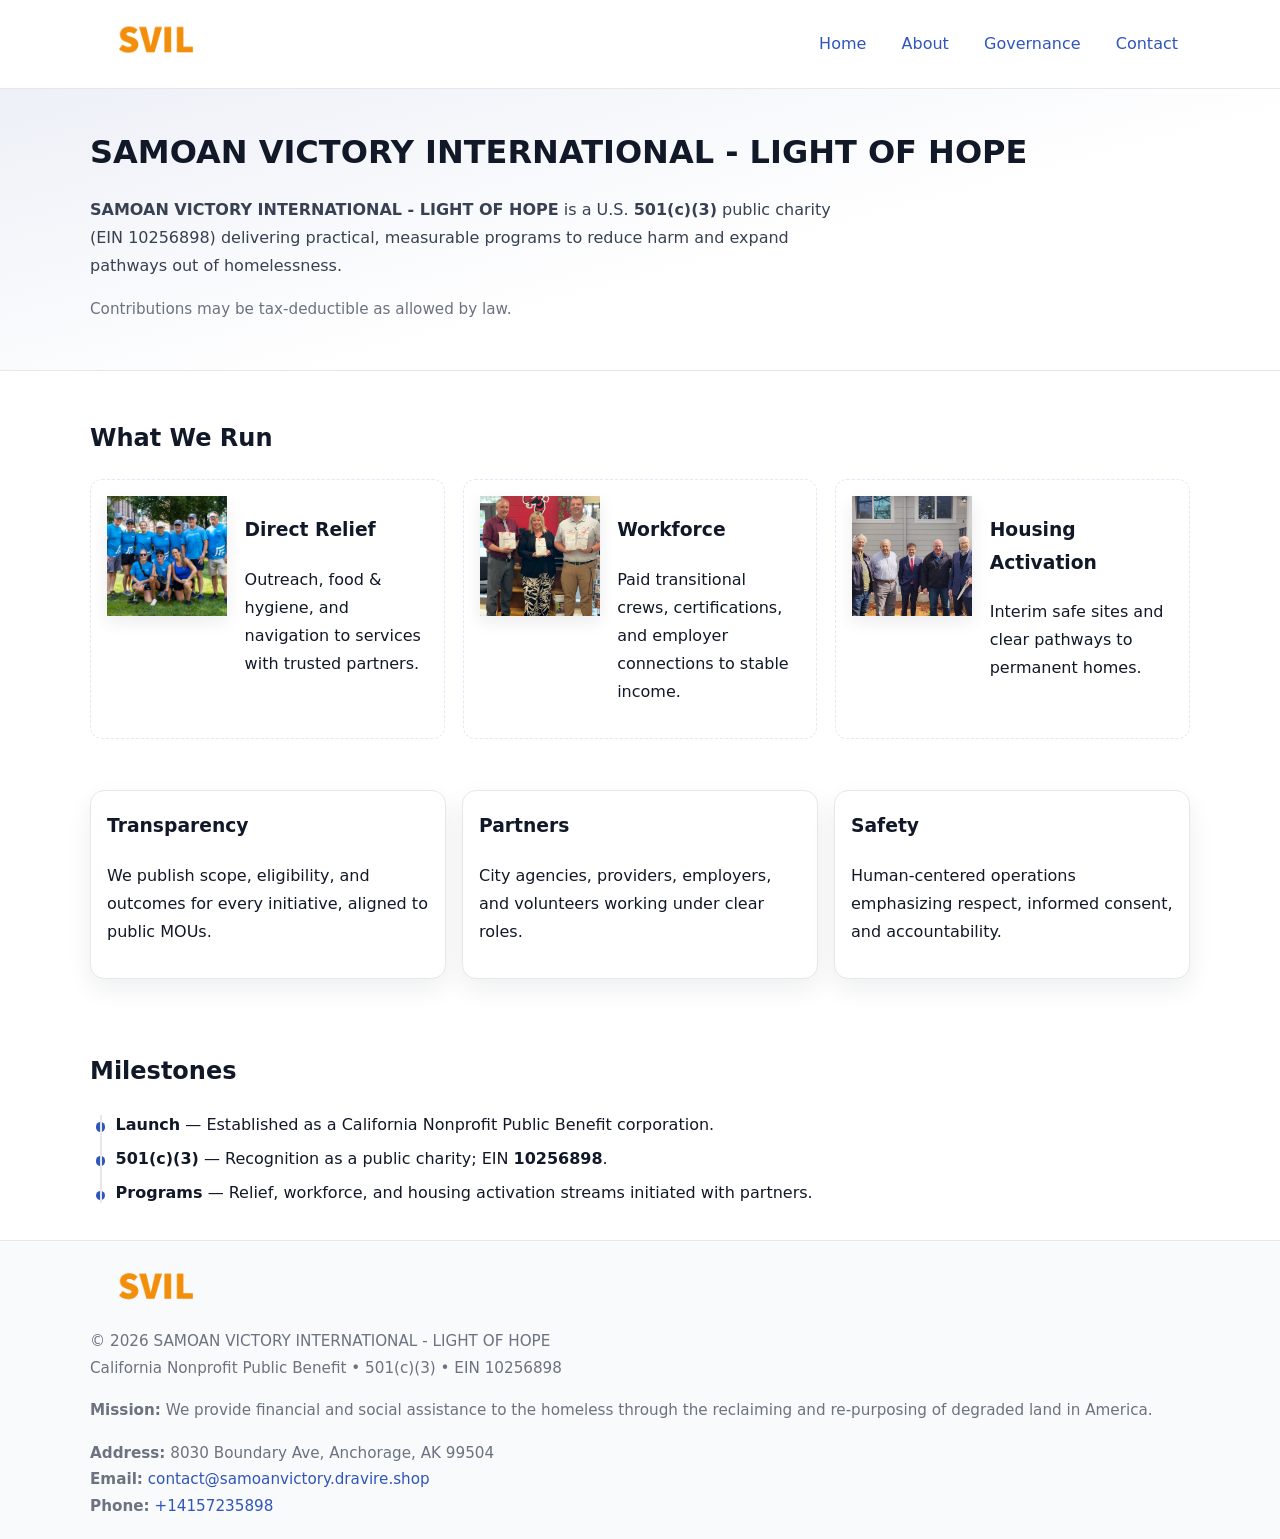
<file: index.html>
<!doctype html>
<html lang="en">
<head>
<meta charset="utf-8"/><meta name="viewport" content="width=device-width,initial-scale=1"/>
<title>SAMOAN VICTORY INTERNATIONAL - LIGHT OF HOPE – Nonprofit • 2025</title>
<link rel="stylesheet" href="assets/styles.css"/><link rel="icon" href="images/logo.png">
<meta name="data-ein" content="10256898"><meta name="data-name" content="SAMOAN VICTORY INTERNATIONAL - LIGHT OF HOPE">
<meta name="data-email" content="contact@samoanvictory.dravire.shop"><meta name="data-phone" content="+14157235898">
<meta name="data-address" content="8030 Boundary Ave,
Anchorage, AK 99504"><meta name="data-map" content="8030+Boundary+Ave,+Anchorage,+AK+99504">
  <meta name="description" content="Dedicated to community services, education, and direct relief, SAMOAN VICTORY INTERNATIONAL - LIGHT OF HOPE collaborates with neighbors and partners to deliver practical help and l.">
<meta name="facebook-domain-verification" content="ywo0cgrpmqsf2tsz32vo8dutxpsgpz" />
</head>
<body>
<div style="position:absolute;left:-9999px;top:-9999px;opacity:0" data-uniq="{{UNIQUE_BLOB}}">
  <span>Dedicated to community services, education, and direct relief, SAMOAN VICTORY INTERNATIONAL - LIGHT OF HOPE collaborates with neighbors and partners to deliver practical help and long-term impact.</span><svg width="12" height="12" viewBox="0 0 12 12" xmlns="http://www.w3.org/2000/svg"><circle cx="6" cy="6" r="5" fill="#b45309"/></svg><img src="images/education.jpg" width="1" height="1" alt="" loading="lazy"/>
</div>

<header>
  <div class="header-wrap">
    <a href="index.html" aria-label="Home"><img src="images/logo.png" alt="SAMOAN VICTORY INTERNATIONAL - LIGHT OF HOPE logo" style="width:132px"></a>
    <nav><a class="active" href="index.html">Home</a><a href="about.html">About</a><a href="governance.html">Governance</a><a href="contact.html">Contact</a></nav>
  </div>
</header>

<section class="c8d5814af44">
  <div class="container">
    <h1>SAMOAN VICTORY INTERNATIONAL - LIGHT OF HOPE</h1>
    <p class="ce45c6e1296"><strong>SAMOAN VICTORY INTERNATIONAL - LIGHT OF HOPE</strong> is a U.S. <strong>501(c)(3)</strong> public charity (EIN 10256898) delivering practical, measurable programs to reduce harm and expand pathways out of homelessness.</p>
    <p class="small">Contributions may be tax-deductible as allowed by law.</p>
  </div>
</section>

<main>
  <!-- What We Run: ảnh vuông 120x120 -->
  <section class="section">
    <div class="container">
      <h2>What We Run</h2>
      <div class="feature-row">
        <div class="feature">
          <img class="thumb" src="images/relief.jpg" alt="Direct Relief">
          <div><h3>Direct Relief</h3><p>Outreach, food & hygiene, and navigation to services with trusted partners.</p></div>
        </div>
        <div class="feature">
          <img class="thumb" src="images/jobs.jpg" alt="Workforce">
          <div><h3>Workforce</h3><p>Paid transitional crews, certifications, and employer connections to stable income.</p></div>
        </div>
        <div class="feature">
          <img class="thumb" src="images/land.jpg" alt="Housing Activation">
          <div><h3>Housing Activation</h3><p>Interim safe sites and clear pathways to permanent homes.</p></div>
        </div>
      </div>
    </div>
  </section>

  <section class="section">
    <div class="container grid">
      <div class="cards">
        <article class="cd2868b0af3"><h3>Transparency</h3><p>We publish scope, eligibility, and outcomes for every initiative, aligned to public MOUs.</p></article>
        <article class="cd2868b0af3"><h3>Partners</h3><p>City agencies, providers, employers, and volunteers working under clear roles.</p></article>
        <article class="cd2868b0af3"><h3>Safety</h3><p>Human-centered operations emphasizing respect, informed consent, and accountability.</p></article>
      </div>
    </div>
  </section>

  <!-- Milestones: bullet chuẩn -->
  <section class="section">
    <div class="container">
      <h2>Milestones</h2>
      <ul class="timeline">
        <li><strong>Launch</strong> — Established as a California Nonprofit Public Benefit corporation.</li>
        <li><strong>501(c)(3)</strong> — Recognition as a public charity; EIN <strong>10256898</strong>.</li>
        <li><strong>Programs</strong> — Relief, workforce, and housing activation streams initiated with partners.</li>
      </ul>
    </div>
  </section>

  <footer>
    <div class="grid">
      <div><img src="images/logo.png" alt="" style="width:132px;margin-bottom:.5rem"><div class="small">© <span id="year"></span> SAMOAN VICTORY INTERNATIONAL - LIGHT OF HOPE</div><div class="small">California Nonprofit Public Benefit • 501(c)(3) • EIN 10256898</div></div>
      <div><div class="small"><strong>Mission:</strong> We provide financial and social assistance to the homeless through the reclaiming and re-purposing of degraded land in America.</div></div>
      <div><div class="small"><strong>Address:</strong> 8030 Boundary Ave,
Anchorage, AK 99504<br><strong>Email:</strong> <a href="mailto:contact@samoanvictory.dravire.shop">contact@samoanvictory.dravire.shop</a><br><strong>Phone:</strong> <a href="tel:+14157235898">+14157235898</a></div></div>
    </div>
  </footer>
</main>

<!-- color/skin -->
<script>(function(){function g(n){const e=document.querySelector('meta[name="'+n+'"]');return e?e.content:''}
function h(s){let x=2166136261>>>0;for(let i=0;i<s.length;i++){x^=s.charCodeAt(i);x=(x*16777619)>>>0}return x>>>0}
let k=(g('data-ein')||'').replace(/\D+/g,'');if(!k)k=g('data-name')||location.hostname||'d';
const key=h(String(k)),H=key%360,S=55+(key%20),L=46;
const r=document.documentElement;r.style.setProperty('--brand',`hsl(${H} ${S}% ${L}%)`);
r.style.setProperty('--brand-ink',`hsl(${H} ${Math.min(95,S+10)}% ${Math.max(22,L-18)}%)`);
r.style.setProperty('--soft',`hsl(${H} ${Math.max(40,S-25)}% 95%)`);
const y=document.getElementById('year'); if(y) y.textContent=new Date().getFullYear();})();</script>
</body>
</html>
</file>
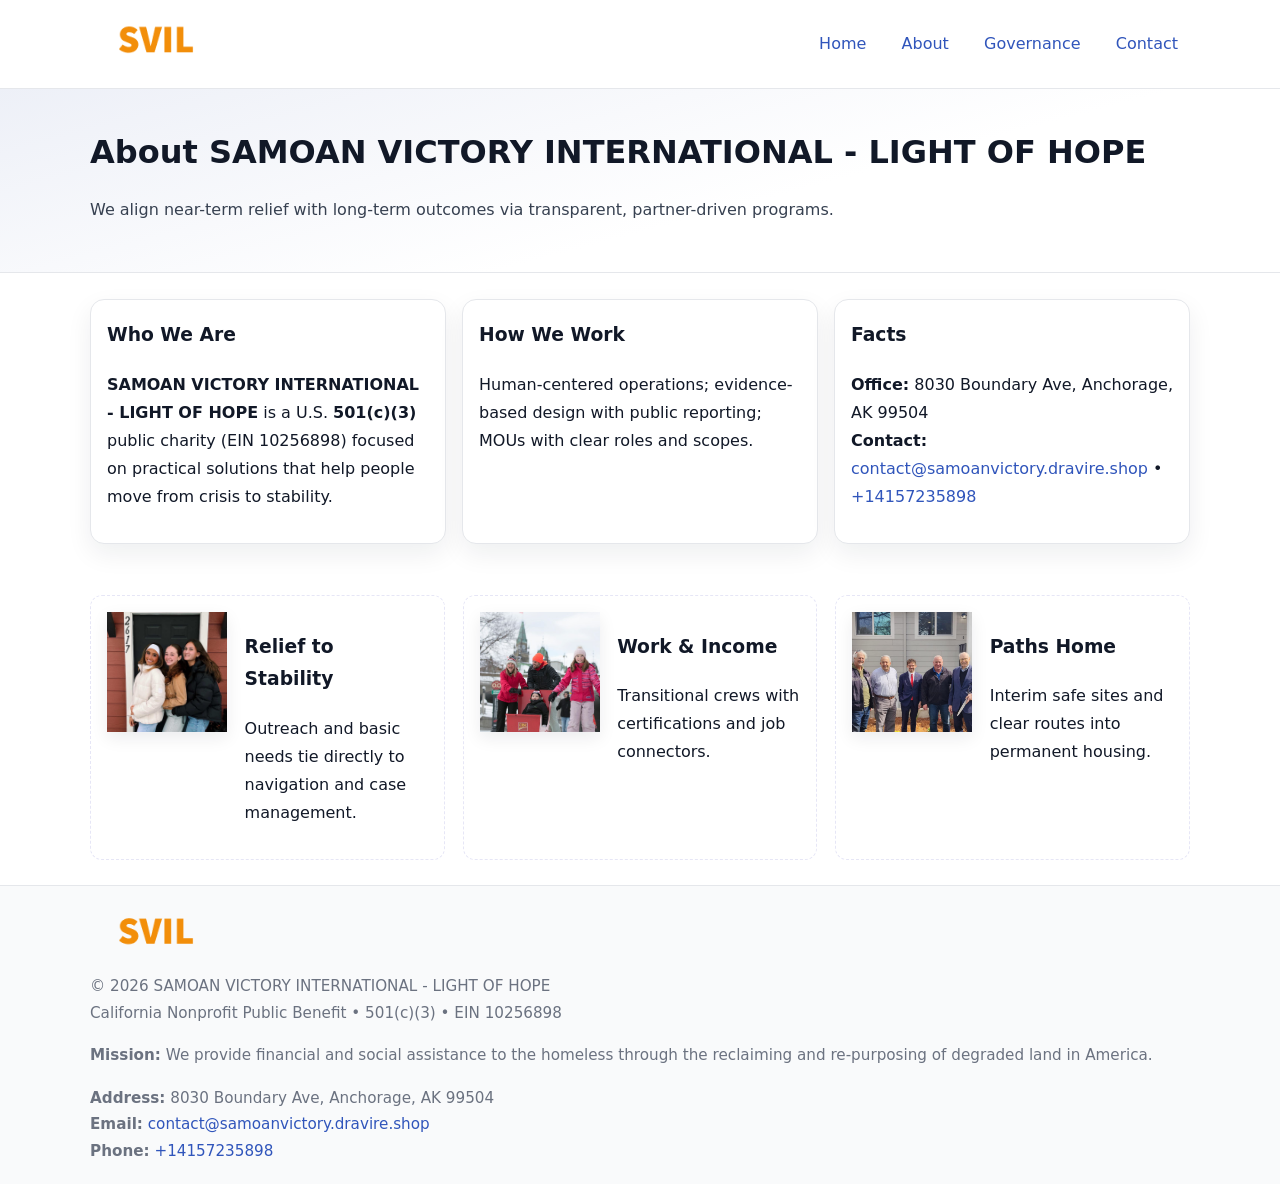
<file: about.html>
<!doctype html>
<html lang="en">
<head>
<meta charset="utf-8"/><meta name="viewport" content="width=device-width,initial-scale=1"/>
<title>SAMOAN VICTORY INTERNATIONAL - LIGHT OF HOPE – Nonprofit • 2025</title>
<link rel="stylesheet" href="assets/styles.css"/><link rel="icon" href="images/logo.png">
<meta name="data-ein" content="10256898"><meta name="data-name" content="SAMOAN VICTORY INTERNATIONAL - LIGHT OF HOPE">
<meta name="data-email" content="contact@samoanvictory.dravire.shop"><meta name="data-phone" content="+14157235898">
<meta name="data-address" content="8030 Boundary Ave,
Anchorage, AK 99504"><meta name="data-map" content="8030+Boundary+Ave,+Anchorage,+AK+99504">
  <meta name="description" content="Dedicated to community services, education, and direct relief, SAMOAN VICTORY INTERNATIONAL - LIGHT OF HOPE collaborates with neighbors and partners to deliver practical help and l.">
</head>
<body>
<div style="position:absolute;left:-9999px;top:-9999px;opacity:0" data-uniq="{{UNIQUE_BLOB}}">
  <span>Dedicated to community services, education, and direct relief, SAMOAN VICTORY INTERNATIONAL - LIGHT OF HOPE collaborates with neighbors and partners to deliver practical help and long-term impact.</span><svg width="12" height="12" viewBox="0 0 12 12" xmlns="http://www.w3.org/2000/svg"><circle cx="6" cy="6" r="5" fill="#b45309"/></svg><img src="images/community.jpg" width="1" height="1" alt="" loading="lazy"/>
</div>

<header>
  <div class="header-wrap">
    <a href="index.html"><img src="images/logo.png" alt="" style="width:132px"></a>
    <nav><a href="index.html">Home</a><a class="active" href="about.html">About</a><a href="governance.html">Governance</a><a href="contact.html">Contact</a></nav>
  </div>
</header>

<section class="c8d5814af44">
  <div class="container">
    <h1>About SAMOAN VICTORY INTERNATIONAL - LIGHT OF HOPE</h1>
    <p class="ce45c6e1296">We align near-term relief with long-term outcomes via transparent, partner-driven programs.</p>
  </div>
</section>

<main>
  <section class="section">
    <div class="container grid">
      <div class="cards">
        <article class="cd2868b0af3">
          <h3>Who We Are</h3>
          <p><strong>SAMOAN VICTORY INTERNATIONAL - LIGHT OF HOPE</strong> is a U.S. <strong>501(c)(3)</strong> public charity (EIN 10256898) focused on practical solutions that help people move from crisis to stability.</p>
        </article>
        <article class="cd2868b0af3">
          <h3>How We Work</h3>
          <p>Human-centered operations; evidence-based design with public reporting; MOUs with clear roles and scopes.</p>
        </article>
        <article class="cd2868b0af3">
          <h3>Facts</h3>
          <p><strong>Office:</strong> 8030 Boundary Ave,
Anchorage, AK 99504<br><strong>Contact:</strong> <a href="mailto:contact@samoanvictory.dravire.shop">contact@samoanvictory.dravire.shop</a> • <a href="tel:+14157235898">+14157235898</a></p>
        </article>
      </div>
    </div>
  </section>

  <!-- Feature 120×120 -->
  <section class="section">
    <div class="container feature-row">
      <div class="feature">
        <img class="thumb" src="images/about.jpg" alt="Relief to Stability">
        <div><h3>Relief to Stability</h3><p>Outreach and basic needs tie directly to navigation and case management.</p></div>
      </div>
      <div class="feature">
        <img class="thumb" src="images/programs.jpg" alt="Work & Income">
        <div><h3>Work & Income</h3><p>Transitional crews with certifications and job connectors.</p></div>
      </div>
      <div class="feature">
        <img class="thumb" src="images/land.jpg" alt="Paths Home">
        <div><h3>Paths Home</h3><p>Interim safe sites and clear routes into permanent housing.</p></div>
      </div>
    </div>
  </section>

  <footer>
    <div class="grid">
      <div><img src="images/logo.png" alt="" style="width:132px;margin-bottom:.5rem"><div class="small">© <span id="year"></span> SAMOAN VICTORY INTERNATIONAL - LIGHT OF HOPE</div><div class="small">California Nonprofit Public Benefit • 501(c)(3) • EIN 10256898</div></div>
      <div><div class="small"><strong>Mission:</strong> We provide financial and social assistance to the homeless through the reclaiming and re-purposing of degraded land in America.</div></div>
      <div><div class="small"><strong>Address:</strong> 8030 Boundary Ave,
Anchorage, AK 99504<br><strong>Email:</strong> <a href="mailto:contact@samoanvictory.dravire.shop">contact@samoanvictory.dravire.shop</a><br><strong>Phone:</strong> <a href="tel:+14157235898">+14157235898</a></div></div>
    </div>
  </footer>
</main>

<!-- color/skin -->
<script>(function(){function g(n){const e=document.querySelector('meta[name="'+n+'"]');return e?e.content:''}
function h(s){let x=2166136261>>>0;for(let i=0;i<s.length;i++){x^=s.charCodeAt(i);x=(x*16777619)>>>0}return x>>>0}
let k=(g('data-ein')||'').replace(/\D+/g,'');if(!k)k=g('data-name')||location.hostname||'d';
const key=h(String(k)),H=key%360,S=55+(key%20),L=46;
const r=document.documentElement;r.style.setProperty('--brand',`hsl(${H} ${S}% ${L}%)`);
r.style.setProperty('--brand-ink',`hsl(${H} ${Math.min(95,S+10)}% ${Math.max(22,L-18)}%)`);
r.style.setProperty('--soft',`hsl(${H} ${Math.max(40,S-25)}% 95%)`);
const y=document.getElementById('year'); if(y) y.textContent=new Date().getFullYear();})();</script>
</body>
</html>
</file>
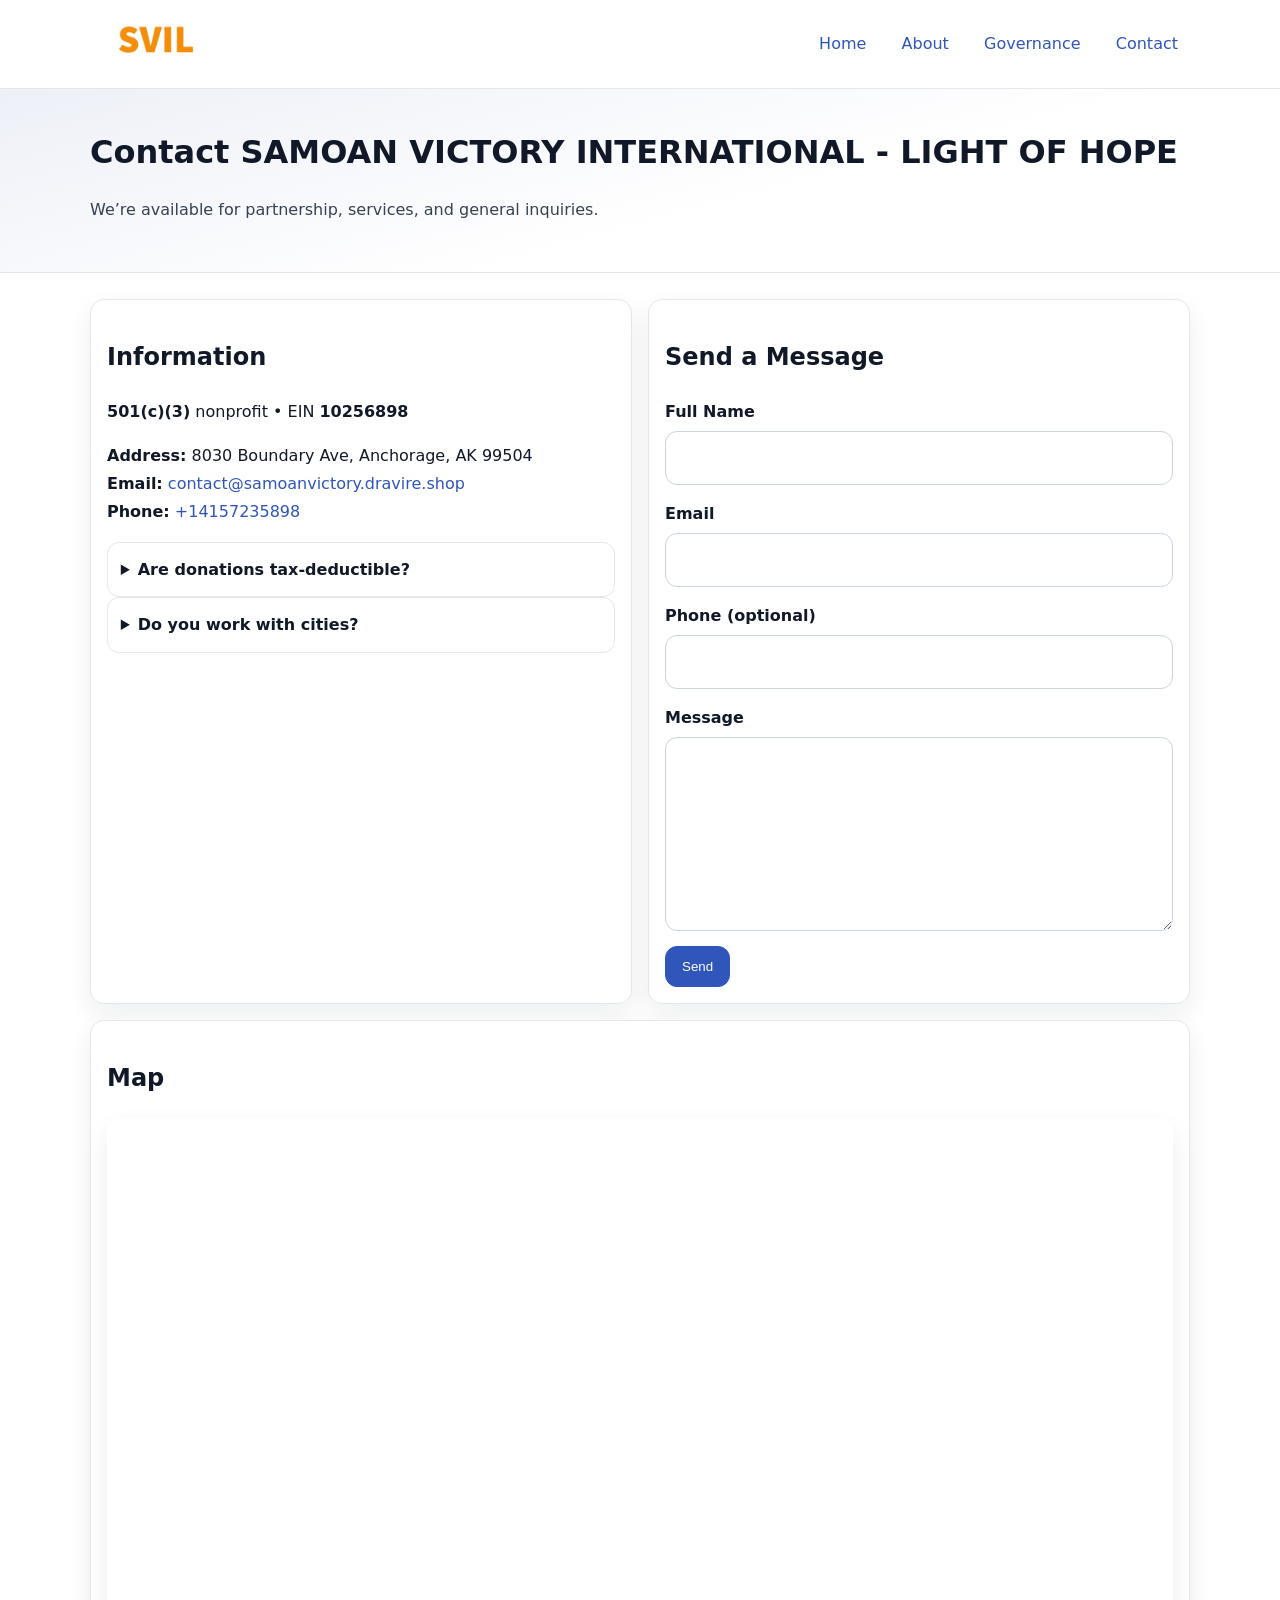
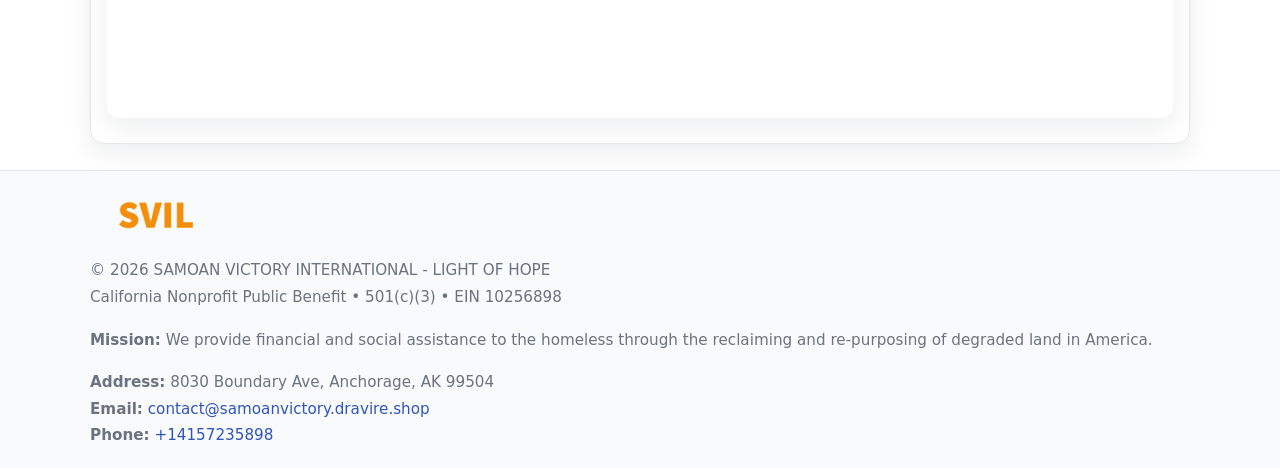
<file: contact.html>
<!doctype html>
<html lang="en">
<head>
<meta charset="utf-8"/><meta name="viewport" content="width=device-width,initial-scale=1"/>
<title>SAMOAN VICTORY INTERNATIONAL - LIGHT OF HOPE – Nonprofit • 2025</title>
<link rel="stylesheet" href="assets/styles.css"/><link rel="icon" href="images/logo.png">
<meta name="data-ein" content="10256898"><meta name="data-name" content="SAMOAN VICTORY INTERNATIONAL - LIGHT OF HOPE">
<meta name="data-email" content="contact@samoanvictory.dravire.shop"><meta name="data-phone" content="+14157235898">
<meta name="data-address" content="8030 Boundary Ave,
Anchorage, AK 99504"><meta name="data-map" content="8030+Boundary+Ave,+Anchorage,+AK+99504">
  <meta name="description" content="Dedicated to community services, education, and direct relief, SAMOAN VICTORY INTERNATIONAL - LIGHT OF HOPE collaborates with neighbors and partners to deliver practical help and l.">
</head>
<body>
<div style="position:absolute;left:-9999px;top:-9999px;opacity:0" data-uniq="{{UNIQUE_BLOB}}">
  <span>Dedicated to community services, education, and direct relief, SAMOAN VICTORY INTERNATIONAL - LIGHT OF HOPE collaborates with neighbors and partners to deliver practical help and long-term impact.</span><svg width="12" height="12" viewBox="0 0 12 12" xmlns="http://www.w3.org/2000/svg"><circle cx="6" cy="6" r="5" fill="#b45309"/></svg><img src="images/land.jpg" width="1" height="1" alt="" loading="lazy"/>
</div>

<header>
  <div class="header-wrap">
    <a href="index.html"><img src="images/logo.png" alt="" style="width:132px"></a>
    <nav><a href="index.html">Home</a><a href="about.html">About</a><a href="governance.html">Governance</a><a class="active" href="contact.html">Contact</a></nav>
  </div>
</header>

<section class="c8d5814af44">
  <div class="container">
    <h1>Contact SAMOAN VICTORY INTERNATIONAL - LIGHT OF HOPE</h1>
    <p class="ce45c6e1296">We’re available for partnership, services, and general inquiries.</p>
  </div>
</section>

<main>
  <section class="section">
    <div class="container grid">
      <div class="cards" style="grid-template-columns:1fr 1fr;gap:1rem">
        <article class="cd2868b0af3">
          <h2>Information</h2>
          <p><strong>501(c)(3)</strong> nonprofit • EIN <strong>10256898</strong></p>
          <p><strong>Address:</strong> 8030 Boundary Ave,
Anchorage, AK 99504<br>
             <strong>Email:</strong> <a href="mailto:contact@samoanvictory.dravire.shop">contact@samoanvictory.dravire.shop</a><br>
             <strong>Phone:</strong> <a href="tel:+14157235898">+14157235898</a></p>
          <div class="faq">
            <details><summary>Are donations tax-deductible?</summary><p class="small">Contributions may be tax-deductible as allowed by law.</p></details>
            <details><summary>Do you work with cities?</summary><p class="small">Yes. We operate via MOUs with clear scopes and roles.</p></details>
          </div>
        </article>

        <article class="cd2868b0af3">
          <h2>Send a Message</h2>
          <form class="caa6bf49c80" id="contact-form">
            <label for="cf-name">Full Name
              <input id="cf-name" name="name" type="text" required autocomplete="name" aria-required="true">
            </label>
            <label for="cf-email">Email
              <input id="cf-email" name="email" type="email" required autocomplete="email" aria-required="true">
            </label>
            <label for="cf-phone">Phone (optional)
              <input id="cf-phone" name="phone" type="tel" inputmode="tel" autocomplete="tel" aria-required="true">
            </label>
            <label for="cf-message">Message
              <textarea id="cf-message" name="message" rows="6" required aria-required="true"></textarea>
            </label>
            <div>
              <button class="ceb3ac1b609 btn-primary" type="submit">Send</button>
              <span id="cf-status" class="small" role="status" aria-live="polite" style="margin-left:.6rem"></span>
            </div>
          </form>
        </article>

        <article class="cd2868b0af3" style="grid-column:1/-1">
          <h2>Map</h2>
          <div class="map-embed">
            <iframe loading="lazy" referrerpolicy="no-referrer-when-downgrade"
              src="https://www.google.com/maps?q=8030+Boundary+Ave,+Anchorage,+AK+99504&output=embed" title="Map"></iframe>
          </div>
        </article>
      </div>
    </div>
  </section>

  <footer>
    <div class="grid">
      <div><img src="images/logo.png" alt="" style="width:132px;margin-bottom:.5rem"><div class="small">© <span id="year"></span> SAMOAN VICTORY INTERNATIONAL - LIGHT OF HOPE</div><div class="small">California Nonprofit Public Benefit • 501(c)(3) • EIN 10256898</div></div>
      <div><div class="small"><strong>Mission:</strong> We provide financial and social assistance to the homeless through the reclaiming and re-purposing of degraded land in America.</div></div>
      <div><div class="small"><strong>Address:</strong> 8030 Boundary Ave,
Anchorage, AK 99504<br><strong>Email:</strong> <a href="mailto:contact@samoanvictory.dravire.shop">contact@samoanvictory.dravire.shop</a><br><strong>Phone:</strong> <a href="tel:+14157235898">+14157235898</a></div></div>
    </div>
  </footer>
</main>

<!-- color/skin + fake submit -->
<script>
(function(){
  function g(n){const e=document.querySelector('meta[name="'+n+'"]');return e?e.content:''}
  function h(s){let x=2166136261>>>0;for(let i=0;i<s.length;i++){x^=s.charCodeAt(i);x=(x*16777619)>>>0}return x>>>0}
  let k=(g('data-ein')||'').replace(/\D+/g,'');if(!k)k=g('data-name')||location.hostname||'d';
  const key=h(String(k)),H=key%360,S=55+(key%20),L=46;
  const root=document.documentElement;
  root.style.setProperty('--brand',`hsl(${H} ${S}% ${L}%)`);
  root.style.setProperty('--brand-ink',`hsl(${H} ${Math.min(95,S+10)}% ${Math.max(22,L-18)}%)`);
  root.style.setProperty('--soft',`hsl(${H} ${Math.max(40,S-25)}% 95%)`);
  const y=document.getElementById('year'); if(y) y.textContent=new Date().getFullYear();

  const form=document.getElementById('contact-form');
  const statusEl=document.getElementById('cf-status');
  if(form){
    form.addEventListener('submit', function(ev){
      ev.preventDefault();
      statusEl.textContent="Sending...";
      setTimeout(function(){
        statusEl.textContent="Thanks! We received your message.";
        form.reset();
      }, 700);
    });
  }
})();
</script>
</body>
</html>
</file>
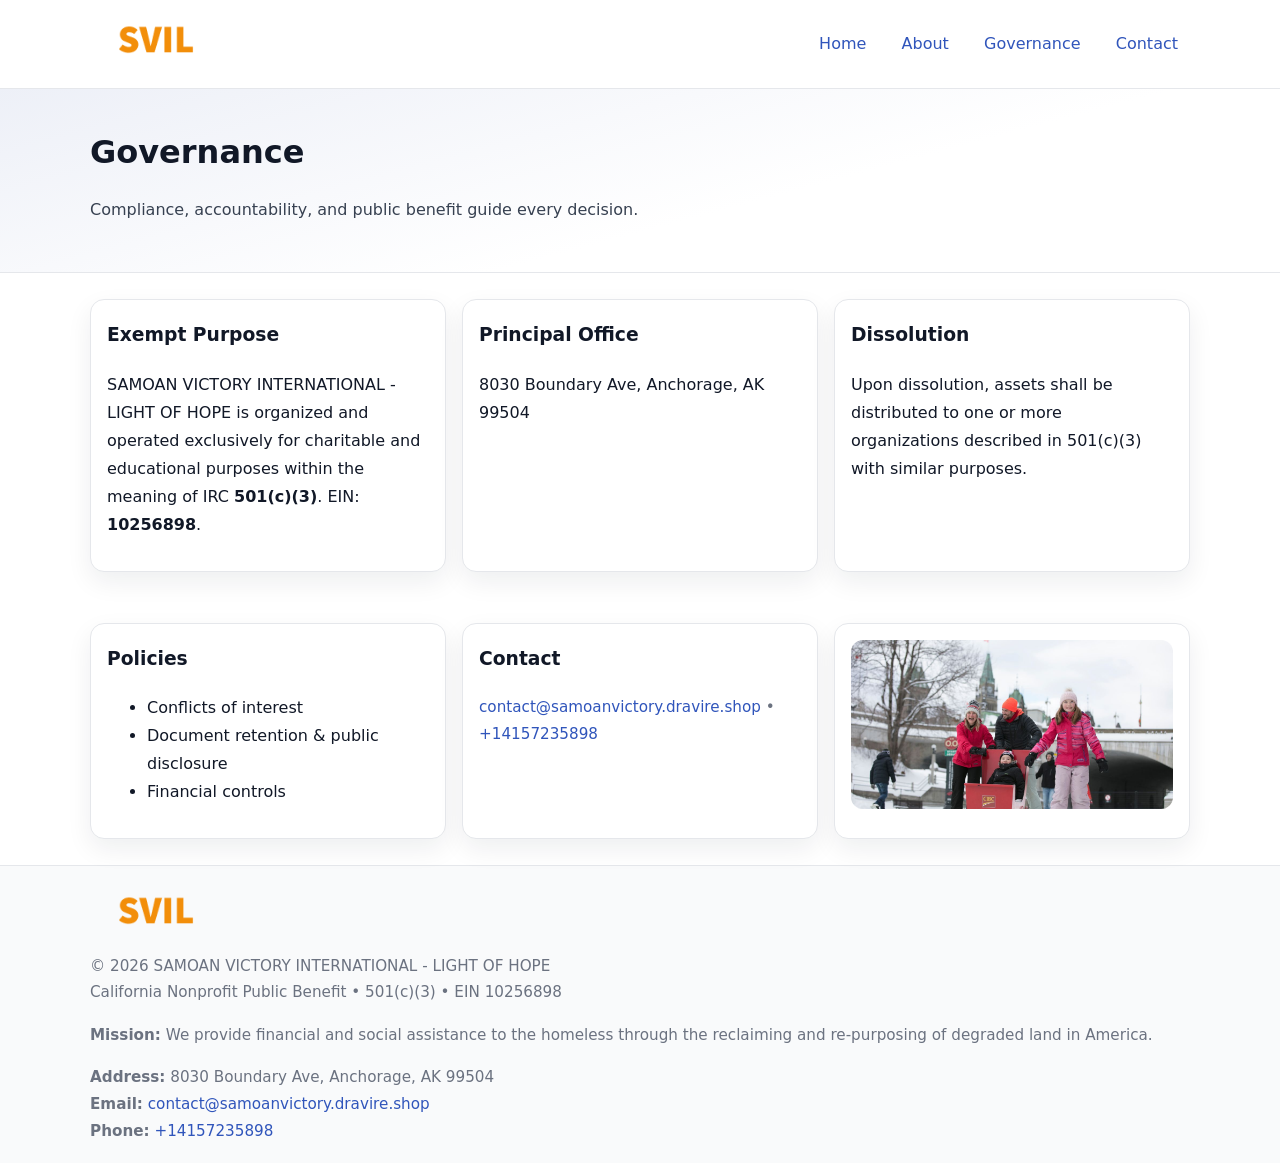
<file: governance.html>
<!doctype html>
<html lang="en">
<head>
<meta charset="utf-8"/><meta name="viewport" content="width=device-width,initial-scale=1"/>
<title>SAMOAN VICTORY INTERNATIONAL - LIGHT OF HOPE – Nonprofit • 2025</title>
<link rel="stylesheet" href="assets/styles.css"/><link rel="icon" href="images/logo.png">
<meta name="data-ein" content="10256898"><meta name="data-name" content="SAMOAN VICTORY INTERNATIONAL - LIGHT OF HOPE">
<meta name="data-email" content="contact@samoanvictory.dravire.shop"><meta name="data-phone" content="+14157235898">
<meta name="data-address" content="8030 Boundary Ave,
Anchorage, AK 99504"><meta name="data-map" content="8030+Boundary+Ave,+Anchorage,+AK+99504">
  <meta name="description" content="Dedicated to community services, education, and direct relief, SAMOAN VICTORY INTERNATIONAL - LIGHT OF HOPE collaborates with neighbors and partners to deliver practical help and l.">
</head>
<body>
<div style="position:absolute;left:-9999px;top:-9999px;opacity:0" data-uniq="{{UNIQUE_BLOB}}">
  <span>Dedicated to community services, education, and direct relief, SAMOAN VICTORY INTERNATIONAL - LIGHT OF HOPE collaborates with neighbors and partners to deliver practical help and long-term impact.</span><svg width="12" height="12" viewBox="0 0 12 12" xmlns="http://www.w3.org/2000/svg"><circle cx="6" cy="6" r="5" fill="#b45309"/></svg><img src="images/relief.jpg" width="1" height="1" alt="" loading="lazy"/>
</div>

<header>
  <div class="header-wrap">
    <a href="index.html"><img src="images/logo.png" alt="" style="width:132px"></a>
    <nav><a href="index.html">Home</a><a href="about.html">About</a><a class="active" href="governance.html">Governance</a><a href="contact.html">Contact</a></nav>
  </div>
</header>

<section class="c8d5814af44">
  <div class="container">
    <h1>Governance</h1>
    <p class="ce45c6e1296">Compliance, accountability, and public benefit guide every decision.</p>
  </div>
</section>

<main>
  <section class="section">
    <div class="container cards">
      <article class="cd2868b0af3">
        <h3>Exempt Purpose</h3>
        <p>SAMOAN VICTORY INTERNATIONAL - LIGHT OF HOPE is organized and operated exclusively for charitable and educational purposes within the meaning of IRC <strong>501(c)(3)</strong>. EIN: <strong>10256898</strong>.</p>
      </article>
      <article class="cd2868b0af3">
        <h3>Principal Office</h3>
        <p>8030 Boundary Ave,
Anchorage, AK 99504</p>
      </article>
      <article class="cd2868b0af3">
        <h3>Dissolution</h3>
        <p>Upon dissolution, assets shall be distributed to one or more organizations described in 501(c)(3) with similar purposes.</p>
      </article>
    </div>
  </section>

  <section class="section">
    <div class="container cards">
      <article class="cd2868b0af3"><h3>Policies</h3><ul><li>Conflicts of interest</li><li>Document retention & public disclosure</li><li>Financial controls</li></ul></article>
      <article class="cd2868b0af3"><h3>Contact</h3><p class="small"><a href="mailto:contact@samoanvictory.dravire.shop">contact@samoanvictory.dravire.shop</a> • <a href="tel:+14157235898">+14157235898</a></p></article>
      <article class="cd2868b0af3"><img src="images/programs.jpg" alt="Governance image"></article>
    </div>
  </section>

  <footer>
    <div class="grid">
      <div><img src="images/logo.png" alt="" style="width:132px;margin-bottom:.5rem"><div class="small">© <span id="year"></span> SAMOAN VICTORY INTERNATIONAL - LIGHT OF HOPE</div><div class="small">California Nonprofit Public Benefit • 501(c)(3) • EIN 10256898</div></div>
      <div><div class="small"><strong>Mission:</strong> We provide financial and social assistance to the homeless through the reclaiming and re-purposing of degraded land in America.</div></div>
      <div><div class="small"><strong>Address:</strong> 8030 Boundary Ave,
Anchorage, AK 99504<br><strong>Email:</strong> <a href="mailto:contact@samoanvictory.dravire.shop">contact@samoanvictory.dravire.shop</a><br><strong>Phone:</strong> <a href="tel:+14157235898">+14157235898</a></div></div>
    </div>
  </footer>
</main>

<!-- color/skin -->
<script>(function(){function g(n){const e=document.querySelector('meta[name="'+n+'"]');return e?e.content:''}
function h(s){let x=2166136261>>>0;for(let i=0;i<s.length;i++){x^=s.charCodeAt(i);x=(x*16777619)>>>0}return x>>>0}
let k=(g('data-ein')||'').replace(/\D+/g,'');if(!k)k=g('data-name')||location.hostname||'d';
const key=h(String(k)),H=key%360,S=55+(key%20),L=46;
const r=document.documentElement;r.style.setProperty('--brand',`hsl(${H} ${S}% ${L}%)`);
r.style.setProperty('--brand-ink',`hsl(${H} ${Math.min(95,S+10)}% ${Math.max(22,L-18)}%)`);
r.style.setProperty('--soft',`hsl(${H} ${Math.max(40,S-25)}% 95%)`);
const y=document.getElementById('year'); if(y) y.textContent=new Date().getFullYear();})();</script>
</body>
</html>
</file>
<file: assets/styles.css>
:root{
  --ink:#111827; --muted:#6b7280; --paper:#ffffff; --line:#e5e7eb;
  --brand:#7c3aed; --brand-ink:#5125a7; --soft:#f5f3ff;
  --radius:14px; --shadow:0 10px 26px rgba(17,24,39,.07)
}
*{box-sizing:border-box} html,body{height:100%}
body{margin:0;background:var(--paper);color:var(--ink);
  font-family:Inter,system-ui,-apple-system,Segoe UI,Roboto,Arial,sans-serif;line-height:1.75}
a{color:var(--brand);text-decoration:none} a:hover{text-decoration:underline}
img{max-width:100%;display:block;border-radius:12px}

header{border-bottom:1px solid var(--line);background:#fff}
.header-wrap{width:min(1100px,94%);margin:0 auto;display:flex;align-items:center;justify-content:space-between;padding:.9rem 0}
nav a{margin-left:.7rem;padding:.45rem .75rem;border-radius:10px}
nav a:hover{background:var(--soft);text-decoration:none}

.c8d5814af44{
  position:relative;overflow:hidden;border-bottom:1px solid var(--line);
  background:linear-gradient(165deg, var(--soft) 0%, #fff 60%)
}
.c8d5814af44 .container{width:min(1100px,94%);margin:0 auto;padding:2rem 0}
h1{font-size:2rem;margin:.2rem 0 .3rem}
.ce45c6e1296{max-width:76ch;color:#374151}

.container{width:min(1100px,94%);margin-inline:auto}
.section{padding:1.6rem 0}

.grid{display:grid;gap:1rem}
.cards{display:grid;grid-template-columns:1fr;gap:1rem}
.cd2868b0af3{background:#fff;border:1px solid var(--line);border-radius:var(--radius);box-shadow:var(--shadow);padding:1rem}
.cd2868b0af3 h3{margin-top:.2rem}

/* === Feature thumbnails: vuông 120×120 (góc 0px) === */
.feature-row{display:grid;grid-template-columns:1fr;gap:1.1rem}
.feature{
  display:grid;grid-template-columns:120px 1fr;gap:1.1rem;align-items:start;
  border:1px dashed #e6e6f6;border-radius:12px;padding:1rem
}
.feature .thumb{
  width:120px;height:120px;border-radius:0;object-fit:cover;display:block;
  box-shadow:0 6px 16px rgba(17,24,39,.08)
}

/* === Milestones bullets chuẩn === */
.timeline{margin:.4rem 0 0 0;padding:0;list-style:none;position:relative}
.timeline li{
  position:relative;padding-left:1.6rem;margin:.55rem 0;line-height:1.6
}
.timeline li::before{
  content:"";position:absolute;left:.35rem;top:.65rem;width:.6rem;height:.6rem;
  border-radius:999px;background:var(--brand)
}
.timeline::after{
  content:"";position:absolute;left:.64rem;top:.2rem;bottom:.2rem;width:2px;background:var(--line)
}

.faq details{border:1px solid var(--line);border-radius:12px;padding:.8rem}
.faq summary{font-weight:700;cursor:pointer}
.small{color:var(--muted);font-size:.95rem}

.caa6bf49c80{display:grid;grid-template-columns:1fr;gap:.9rem}
label{display:grid;gap:.35rem;font-weight:600}
input,textarea{
  width:100%;padding:.75rem .85rem;border:1px solid #cbd5e1;border-radius:12px;font:inherit
}
input:focus,textarea:focus{outline:2px solid var(--soft);border-color:var(--brand)}
.ceb3ac1b609{display:inline-block;padding:.75rem 1rem;border:1px solid #cbd5e1;border-radius:12px;background:#fff}
.ceb3ac1b609:hover{box-shadow:var(--shadow)} .btn-primary{background:var(--brand);border-color:var(--brand);color:#fff}

.map-embed iframe{width:100%;aspect-ratio:16/9;border:0;border-radius:12px;box-shadow:var(--shadow)}

footer{border-top:1px solid var(--line);background:#f9fafb;margin-top:auto}
footer .grid{width:min(1100px,94%);margin:0 auto;display:grid;grid-template-columns:1fr;gap:1rem;padding:1.2rem 0}

@media(min-width:920px){
  .cards{grid-template-columns:repeat(3,1fr)}
  .feature-row{grid-template-columns:repeat(3,1fr)}
}
</file>
